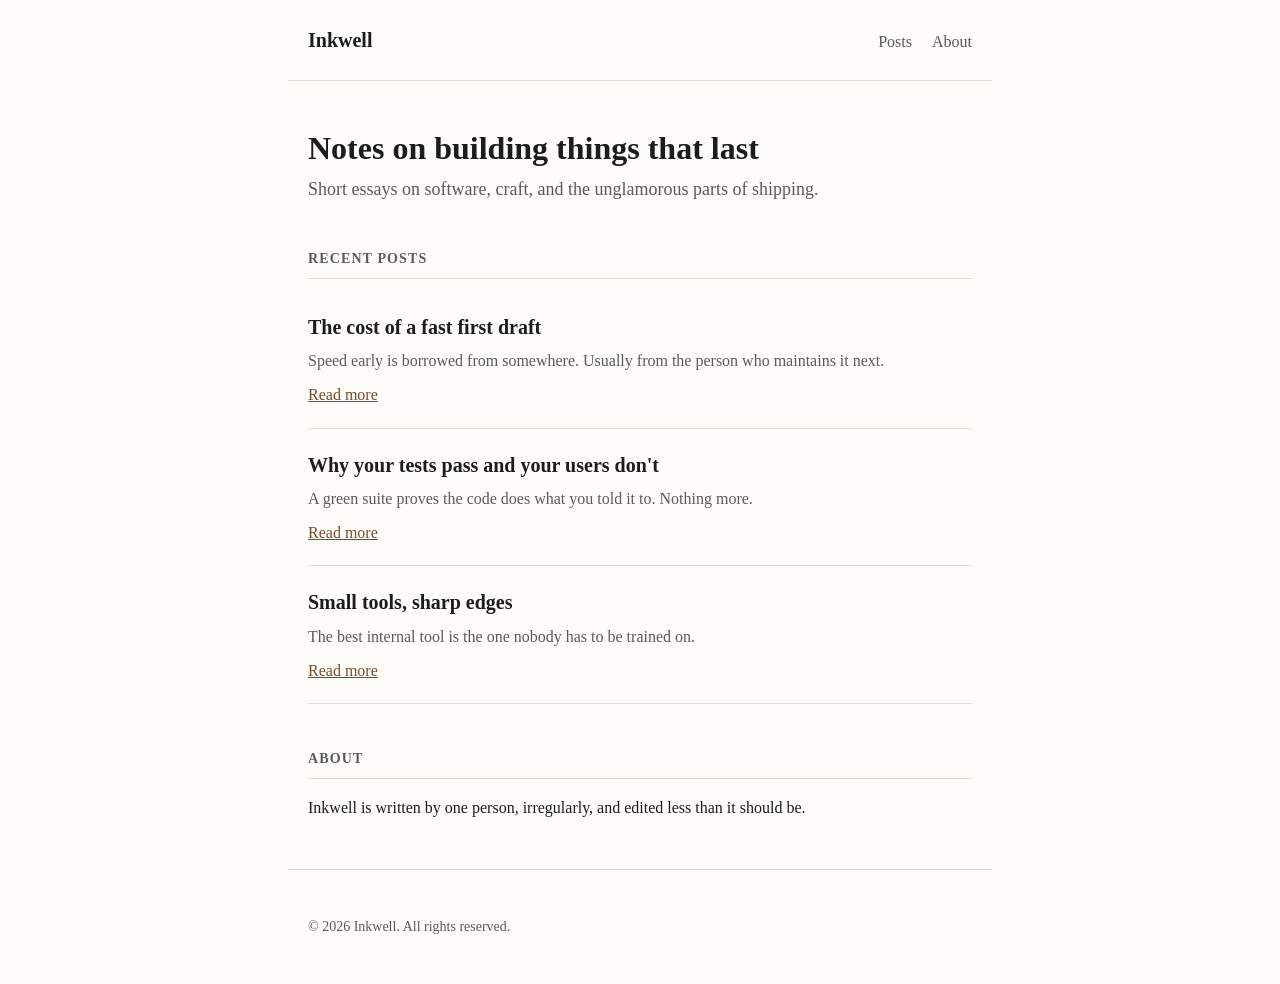
<file: index.html>
<!DOCTYPE html>
<html lang="en">
<head>
  <meta charset="utf-8">
  <meta name="viewport" content="width=device-width, initial-scale=1">
  <title>Inkwell — a blog about building things</title>
  <link rel="stylesheet" href="styles.css">
</head>
<body>

  <header class="site-header">
    <a class="brand" href="/">Inkwell</a>
    <nav>
      <a href="#posts">Posts</a>
      <a href="#about">About</a>
    </nav>
  </header>

  <main>
    <section class="hero">
      <h1>Notes on building things that last</h1>
      <p>Short essays on software, craft, and the unglamorous parts of shipping.</p>
    </section>

    <section id="posts" class="posts">
      <h2>Recent posts</h2>

      <article class="post-card">
        <h3>The cost of a fast first draft</h3>
        <p>Speed early is borrowed from somewhere. Usually from the person who maintains it next.</p>
        <a href="#">Read more</a>
      </article>

      <article class="post-card">
        <h3>Why your tests pass and your users don't</h3>
        <p>A green suite proves the code does what you told it to. Nothing more.</p>
        <a href="#">Read more</a>
      </article>

      <article class="post-card">
        <h3>Small tools, sharp edges</h3>
        <p>The best internal tool is the one nobody has to be trained on.</p>
        <a href="#">Read more</a>
      </article>
    </section>

    <section id="about" class="about">
      <h2>About</h2>
      <p>Inkwell is written by one person, irregularly, and edited less than it should be.</p>
    </section>
  </main>

  <footer class="site-footer">
    <p>&copy; 2026 Inkwell. All rights reserved.</p>
  </footer>

</body>
</html>
</file>
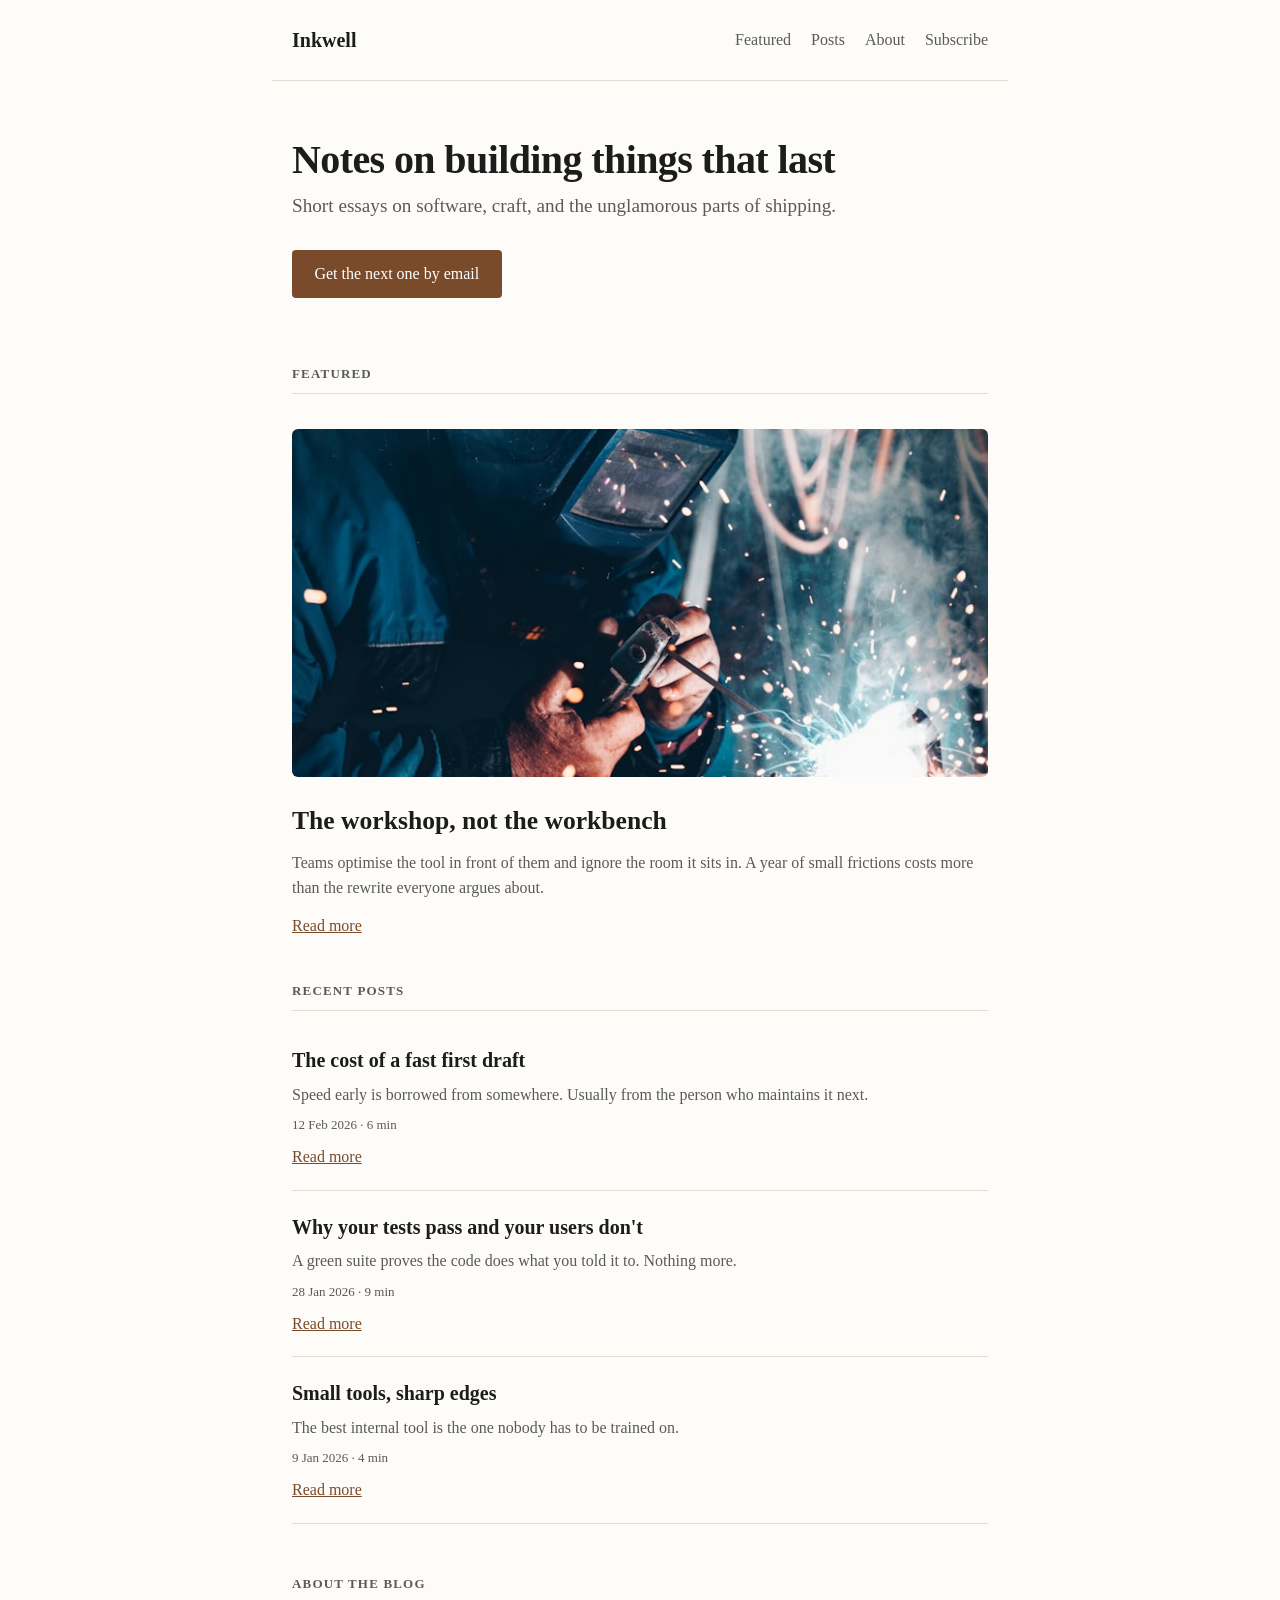
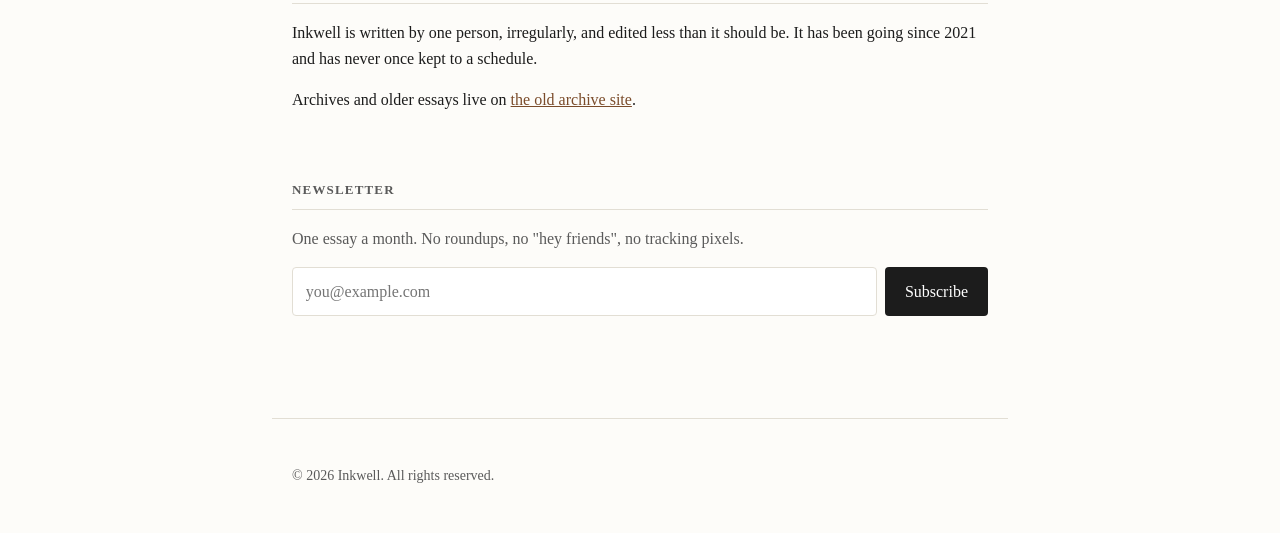
<file: site/index.html>
<!DOCTYPE html>
<html lang="en">
<head>
  <meta charset="utf-8">
  <meta name="viewport" content="width=device-width, initial-scale=1">
  <title>Inkwell — a blog about building things</title>
  <link rel="stylesheet" href="styles.css">
  <script src="scripts.js"></script>
</head>
<body>

  <header class="site-header">
    <a class="brand" href="/">Inkwell</a>
    <button id="nav-toggle" class="nav-toggle">Menu</button>
    <nav id="site-nav">
      <a href="#featured">Featured</a>
      <a href="#posts">Posts</a>
      <a href="#about">About</a>
      <a href="#subscribe">Subscribe</a>
    </nav>
  </header>

  <main>
    <section class="hero">
      <p id="welcome-banner" class="welcome"></p>
      <h1>Notes on building things that last</h1>
      <p class="hero-sub">Short essays on software, craft, and the unglamorous parts of shipping.</p>
      <a class="cta" href="#subscribe" onclick="trackClick('hero-cta')">Get the next one by email</a>
    </section>

    <section id="featured" class="featured">
      <h2>Featured</h2>
      <article class="featured-card">
        <img src="images/workshop.jpg" width="720" height="360">
        <div>
          <h3>The workshop, not the workbench</h3>
          <p>Teams optimise the tool in front of them and ignore the room it sits in.
             A year of small frictions costs more than the rewrite everyone argues about.</p>
          <a href="#">Read more</a>
        </div>
      </article>
    </section>

    <section id="posts" class="posts">
      <h2>Recent posts</h2>
      <p id="post-count" class="meta"></p>

      <article class="post-card">
        <h3>The cost of a fast first draft</h3>
        <p>Speed early is borrowed from somewhere. Usually from the person who maintains it next.</p>
        <p class="meta">12 Feb 2026 · 6 min</p>
        <a href="#">Read more</a>
      </article>

      <article class="post-card">
        <h3>Why your tests pass and your users don't</h3>
        <p>A green suite proves the code does what you told it to. Nothing more.</p>
        <p class="meta">28 Jan 2026 · 9 min</p>
        <a href="#">Read more</a>
      </article>

      <article class="post-card">
        <h3>Small tools, sharp edges</h3>
        <p>The best internal tool is the one nobody has to be trained on.</p>
        <p class="meta">9 Jan 2026 · 4 min</p>
        <a href="#">Read more</a>
      </article>
    </section>

    <section id="about" class="about">
      <h2>About the blog</h2>
      <p>Inkwell is written by one person, irregularly, and edited less than it should be.
         It has been going since 2021 and has never once kept to a schedule.</p>
      <p>Archives and older essays live on
         <a href="https://example.com/inkwell-archive" target="_blank" rel="noopener">the old archive site</a>.</p>
    </section>

    <section id="subscribe" class="subscribe">
      <h2>Newsletter</h2>
      <p>One essay a month. No roundups, no "hey friends", no tracking pixels.</p>
      <form id="newsletter-form">
        <input id="newsletter-email" type="email" placeholder="you@example.com">
        <button type="submit">Subscribe</button>
      </form>
      <p id="newsletter-status" class="status"></p>
    </section>
  </main>

  <footer class="site-footer">
    <p>&copy; 2026 Inkwell. All rights     reserved.</p>
  </footer>

</body>
</html>
</file>
<file: styles.css>
/* Inkwell — minimal styling for the landing page.
   Deliberately plain. The `test` branch is where this grows. */

:root {
  --ink: #1c1c1c;
  --paper: #fdfcf9;
  --muted: #5a5a5a;
  --rule: #e2ded4;
  --accent: #7a4b2a;
}

* { box-sizing: border-box; }

body {
  margin: 0;
  background: var(--paper);
  color: var(--ink);
  font: 16px/1.6 Georgia, "Iowan Old Style", serif;
}

main { max-width: 44rem; margin: 0 auto; padding: 0 1.25rem; }

/* header */

.site-header {
  display: flex;
  align-items: baseline;
  justify-content: space-between;
  max-width: 44rem;
  margin: 0 auto;
  padding: 1.5rem 1.25rem;
  border-bottom: 1px solid var(--rule);
}

.brand {
  font-size: 1.25rem;
  font-weight: 700;
  text-decoration: none;
  color: var(--ink);
}

.site-header nav a {
  margin-left: 1rem;
  color: var(--muted);
  text-decoration: none;
}

.site-header nav a:hover { color: var(--accent); }

/* hero */

.hero { padding: 3rem 0 2rem; }

.hero h1 {
  margin: 0 0 0.5rem;
  font-size: 2rem;
  line-height: 1.2;
}

.hero p {
  margin: 0;
  color: var(--muted);
  font-size: 1.125rem;
}

/* posts */

.posts h2, .about h2 {
  font-size: 0.875rem;
  letter-spacing: 0.08em;
  text-transform: uppercase;
  color: var(--muted);
  border-bottom: 1px solid var(--rule);
  padding-bottom: 0.5rem;
}

.post-card { padding: 1.25rem 0; border-bottom: 1px solid var(--rule); }

.post-card h3 { margin: 0 0 0.35rem; font-size: 1.25rem; }

.post-card p { margin: 0 0 0.5rem; color: var(--muted); }

.post-card a { color: var(--accent); }

/* about + footer */

.about { padding: 2rem 0; }

.site-footer {
  max-width: 44rem;
  margin: 0 auto;
  padding: 2rem 1.25rem;
  border-top: 1px solid var(--rule);
  color: var(--muted);
  font-size: 0.875rem;
}
</file>
<file: site/styles.css>
/* Inkwell — landing page styles. */

:root {
  --ink: #1c1c1c;
  --paper: #fdfcf9;
  --muted: #5a5a5a;
  --rule: #e2ded4;
  --accent: #7a4b2a;
  --accent-soft: #f3ece3;
}

* { box-sizing: border-box; }

body {
  margin: 0;
  background: var(--paper);
  color: var(--ink);
  font: 16px/1.6 Georgia, "Iowan Old Style", serif;
}

main { max-width: 46rem; margin: 0 auto; padding: 0 1.25rem; }

img { max-width: 100%; height: auto; }

/* header */

.site-header {
  display: flex;
  align-items: center;
  justify-content: space-between;
  gap: 1rem;
  max-width: 46rem;
  margin: 0 auto;
  padding: 1.5rem 1.25rem;
  border-bottom: 1px solid var(--rule);
}

.brand {
  font-size: 1.25rem;
  font-weight: 700;
  text-decoration: none;
  color: var(--ink);
}

.site-header nav a {
  margin-left: 1rem;
  color: var(--muted);
  text-decoration: none;
}

.site-header nav a:hover { color: var(--accent); }

.nav-toggle {
  display: none;
  padding: 0.4rem 0.75rem;
  background: transparent;
  border: 1px solid var(--rule);
  border-radius: 4px;
  color: var(--ink);
  font: inherit;
  font-size: 0.875rem;
  cursor: pointer;
}

/* hero */

.hero { padding: 3.5rem 0 2.5rem; }

.welcome:empty { display: none; }

.welcome {
  display: inline-block;
  margin: 0 0 1rem;
  padding: 0.35rem 0.75rem;
  background: var(--accent-soft);
  border-radius: 999px;
  font-size: 0.875rem;
}

.hero h1 {
  margin: 0 0 0.5rem;
  font-size: 2.5rem;
  line-height: 1.15;
  letter-spacing: -0.015em;
}

.hero-sub {
  margin: 0 0 1.75rem;
  color: var(--muted);
  font-size: 1.2rem;
}

.cta {
  display: inline-block;
  padding: 0.7rem 1.4rem;
  background: var(--accent);
  border-radius: 4px;
  color: #fff;
  font-size: 1rem;
  text-decoration: none;
}

.cta:hover { background: #61391f; }

/* section headings */

.featured h2, .posts h2, .about h2, .subscribe h2 {
  font-size: 0.8125rem;
  letter-spacing: 0.09em;
  text-transform: uppercase;
  color: var(--muted);
  border-bottom: 1px solid var(--rule);
  padding-bottom: 0.5rem;
}

/* featured */

.featured { padding-top: 1rem; }

.featured-card { padding: 1.5rem 0 2rem; }

.featured-card img {
  width: 100%;
  border-radius: 6px;
  margin-bottom: 1rem;
}

.featured-card h3 { margin: 0 0 0.5rem; font-size: 1.6rem; }

.featured-card p { margin: 0 0 0.75rem; color: var(--muted); }

.featured-card a { color: var(--accent); }

/* posts */

.post-card { padding: 1.25rem 0; border-bottom: 1px solid var(--rule); }

.post-card h3 { margin: 0 0 0.35rem; font-size: 1.25rem; }

.post-card p { margin: 0 0 0.5rem; color: var(--muted); }

.post-card a { color: var(--accent); }

.meta {
  color: #b9b3a6;
  font-size: 0.8125rem;
}

/* about */

.about { padding: 2.5rem 0; }

.about a { color: var(--accent); }

/* subscribe */

.subscribe { padding-bottom: 3rem; }

.subscribe p { color: var(--muted); }

#newsletter-form {
  display: flex;
  flex-wrap: wrap;
  gap: 0.5rem;
  margin-top: 1rem;
}

#newsletter-email {
  flex: 1 1 16rem;
  padding: 0.65rem 0.8rem;
  border: 1px solid var(--rule);
  border-radius: 4px;
  font: inherit;
}

#newsletter-form button {
  padding: 0.65rem 1.25rem;
  background: var(--ink);
  border: none;
  border-radius: 4px;
  color: #fff;
  font: inherit;
  cursor: pointer;
}

.status { min-height: 1.5rem; font-size: 0.9375rem; }

/* footer */

.site-footer {
  max-width: 46rem;
  margin: 0 auto;
  padding: 2rem 1.25rem;
  border-top: 1px solid var(--rule);
  color: var(--muted);
  font-size: 0.875rem;
}

/* narrow screens */

@media (max-width: 40rem) {
  .hero h1 { font-size: 2rem; }

  .nav-toggle { display: block; }

  .site-header { flex-wrap: wrap; }

  #site-nav { display: none; width: 100%; }

  #site-nav.open { display: flex; flex-direction: column; gap: 0.5rem; }

  .site-header nav a { margin-left: 0; }
}
</file>
